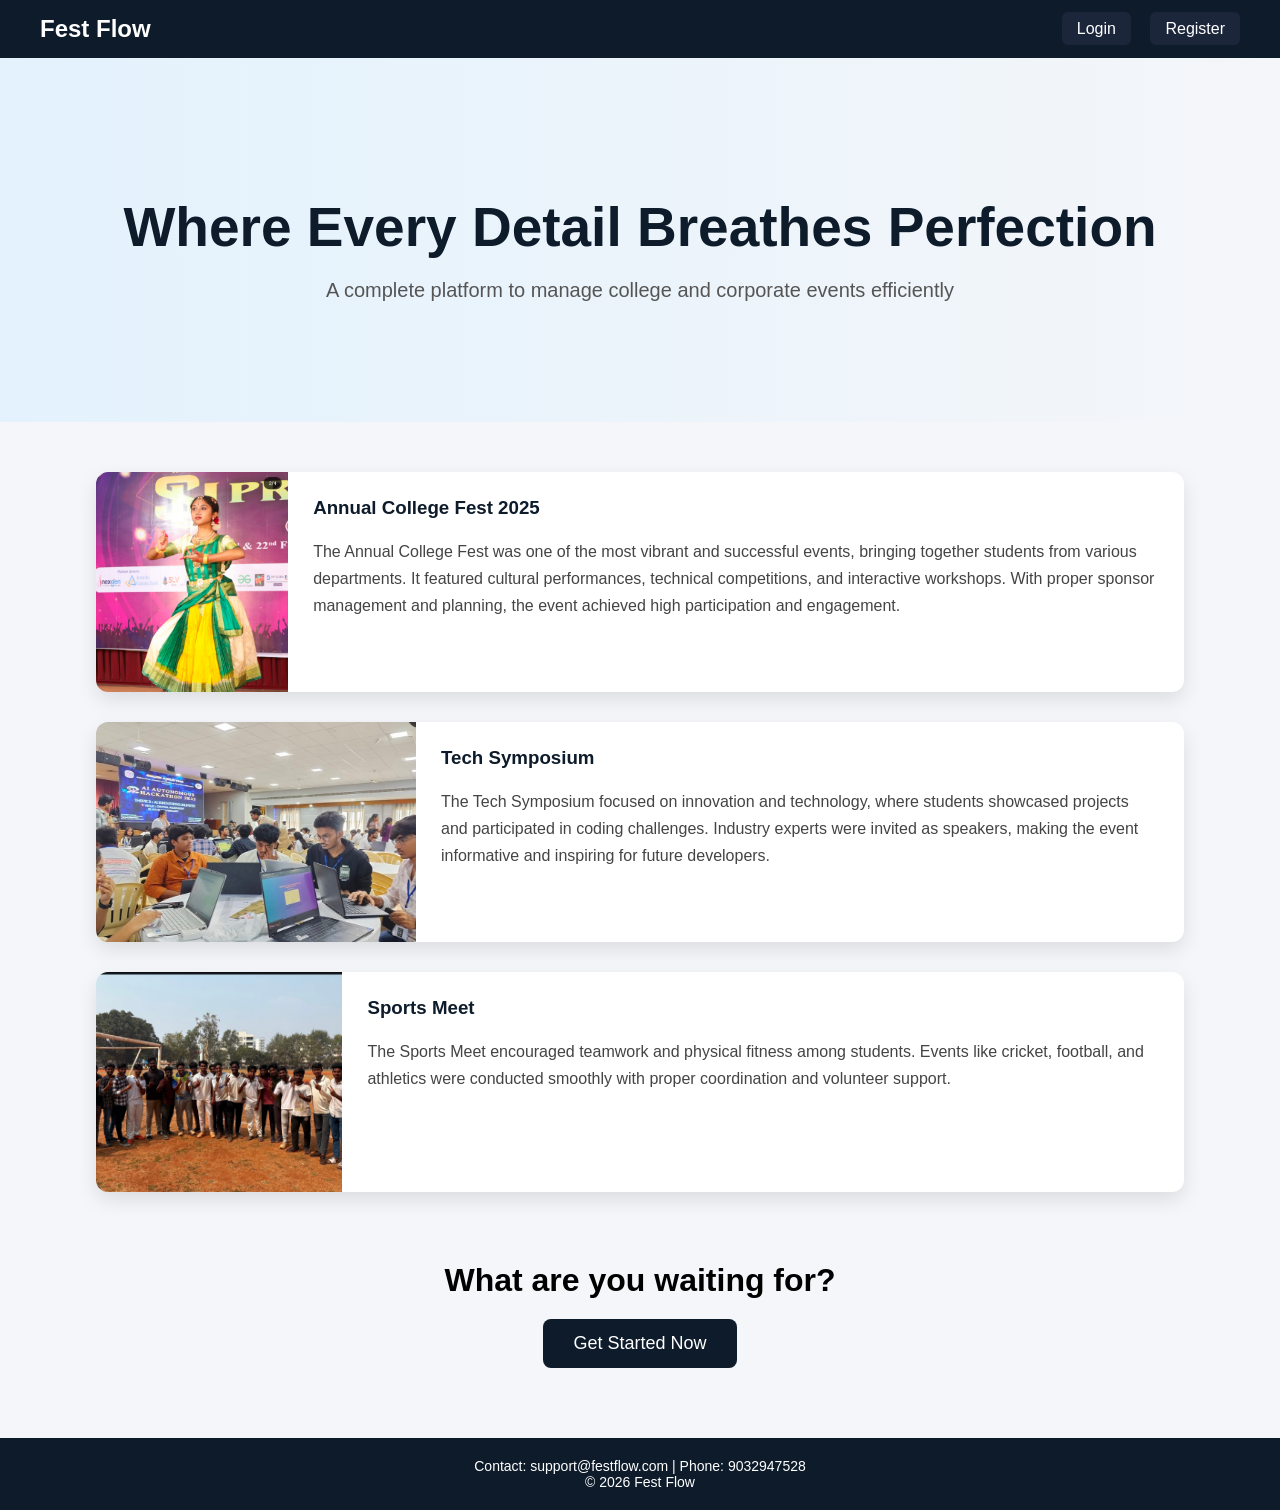
<file: index.html>
<!DOCTYPE html>
<html>
<head>
<title>Fest Flow</title>

<style>
body {
    margin: 0;
    font-family: 'Segoe UI', Arial;
    background: #f4f6f9;
}

/* NAVBAR */
.navbar {
    background: #0d1b2a;
    color: white;
    padding: 15px 40px;
    display: flex;
    justify-content: space-between;
    align-items: center;
}

.navbar h2 {
    margin: 0;
}

.navbar a {
    color: white;
    text-decoration: none;
    margin-left: 15px;
    padding: 8px 15px;
    background: #1b263b;
    border-radius: 6px;
    transition: 0.3s;
}

.navbar a:hover {
    background: #415a77;
}

/* HERO */
.hero {
    text-align: center;
    padding: 100px 20px;
    background: linear-gradient(to right, #e3f2fd, #f4f6f9);
}

.hero h1 {
    font-size: 55px;
    margin-bottom: 15px;
    color: #0d1b2a;
}

.hero p {
    font-size: 20px;
    color: #555;
}

/* SECTION */
.section {
    width: 85%;
    margin: 50px auto;
}

/* EVENT CARD */
.event-card {
    display: flex;
    background: white;
    margin-bottom: 30px;
    border-radius: 12px;
    overflow: hidden;
    box-shadow: 0 8px 20px rgba(0,0,0,0.1);
    transition: 0.3s;
}

.event-card:hover {
    transform: scale(1.02);
}

/* IMAGE */
.event-card img {
    width: 320px;
    height: 220px;
    object-fit: cover;
}

/* TEXT */
.event-text {
    padding: 25px;
}

.event-text h3 {
    margin-top: 0;
    color: #0d1b2a;
}

.event-text p {
    line-height: 1.7;
    color: #444;
}

/* CTA */
.cta {
    text-align: center;
    margin: 70px 0;
}

.cta h2 {
    font-size: 32px;
    margin-bottom: 20px;
}

.cta button {
    padding: 14px 30px;
    background: #0d1b2a;
    color: white;
    border: none;
    font-size: 18px;
    cursor: pointer;
    border-radius: 8px;
    transition: 0.3s;
}

.cta button:hover {
    background: #1b263b;
}

/* FOOTER */
.footer {
    background: #0d1b2a;
    color: white;
    text-align: center;
    padding: 20px;
    font-size: 14px;
}
</style>

</head>

<body>

<!-- NAVBAR -->
<div class="navbar">
    <h2>Fest Flow</h2>
    <div>
        <a href="login.html">Login</a>
        <a href="register.html">Register</a>
    </div>
</div>

<!-- HERO -->
<div class="hero">
    <h1>Where Every Detail Breathes Perfection</h1>
    <p>A complete platform to manage college and corporate events efficiently</p>
</div>

<!-- EVENTS SECTION -->
<div class="section">

    <!-- EVENT 1 -->
    <div class="event-card">
        <img src="pic2.jpeg">
        <div class="event-text">
            <h3>Annual College Fest 2025</h3>
            <p>
                The Annual College Fest was one of the most vibrant and successful events,
                bringing together students from various departments. It featured cultural
                performances, technical competitions, and interactive workshops. With proper
                sponsor management and planning, the event achieved high participation and
                engagement.
            </p>
        </div>
    </div>

    <!-- EVENT 2 -->
    <div class="event-card">
        <img src="pic1.jpeg">
        <div class="event-text">
            <h3>Tech Symposium</h3>
            <p>
                The Tech Symposium focused on innovation and technology, where students
                showcased projects and participated in coding challenges. Industry experts
                were invited as speakers, making the event informative and inspiring for
                future developers.
            </p>
        </div>
    </div>

    <!-- EVENT 3 -->
    <div class="event-card">
        <img src="pic3.jpeg">
        <div class="event-text">
            <h3>Sports Meet</h3>
            <p>
                The Sports Meet encouraged teamwork and physical fitness among students.
                Events like cricket, football, and athletics were conducted smoothly with
                proper coordination and volunteer support.
            </p>
        </div>
    </div>

</div>

<!-- CTA -->
<div class="cta">
    <h2>What are you waiting for?</h2>
    <button onclick="window.location.href='register.html'">Get Started Now</button>
</div>

<!-- FOOTER -->
<div class="footer">
    Contact: support@festflow.com | Phone: 9032947528 <br>
    &copy; 2026 Fest Flow
</div>

</body>
</html>
</file>
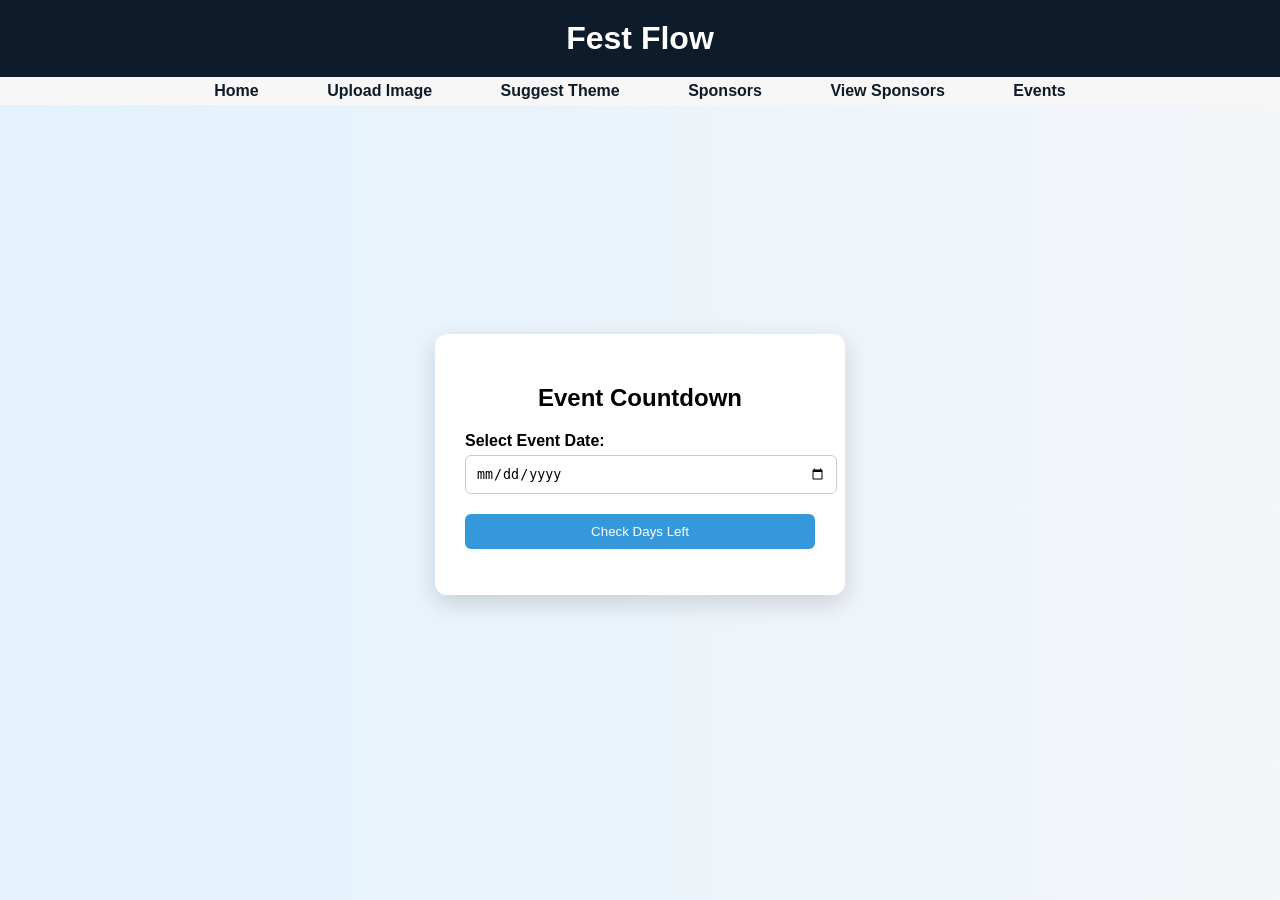
<file: countdown.html>
<!DOCTYPE html>
<html>
<head>
<title>Event Countdown</title>
<link rel = "stylesheet" type ="text/css" href= "css/style.css" />
<style>
body {
    margin: 0;
    font-family: Arial;
    background: linear-gradient(to right, #e3f2fd, #f4f6f9);
    justify-content: center;
    align-items: center;
    height: 100vh;
}

.main{
    display: flex;
    justify-content: center;
    align-items: center;
    height: 80vh;
}

.container {
    width: 350px;
    background: white;
    padding: 30px;
    border-radius: 12px;
    box-shadow: 0 8px 25px rgba(0,0,0,0.15);
}

h2 {
    text-align: center;
}

label {
    display: block;
    margin-top: 12px;
    font-weight: bold;
}

input {
    width: 100%;
    padding: 10px;
    margin-top: 5px;
    border-radius: 6px;
    border: 1px solid #ccc;
}

button {
    width: 100%;
    padding: 10px;
    margin-top: 20px;
    background: #3498db;
    color: white;
    border: none;
    border-radius: 6px;
    cursor: pointer;
}

button:hover {
    background: #2980b9;
}

#result {
    margin-top: 15px;
    text-align: center;
    font-weight: bold;
}
</style>

<script>
function calculate() {
    var date = document.getElementById("eventDate").value;

    if(date == "") {
        alert("Select a date");
        return;
    }

    var today = new Date();
    var event = new Date(date);

    var diff = event - today;
    var days = Math.ceil(diff / (1000 * 60 * 60 * 24));

    if(days >= 0)
        document.getElementById("result").innerHTML = "<br><h1 style='color:green'>" + days + " days left for event<h1>";
    else
        document.getElementById("result").innerHTML = "<br><h1 style='color:red'>Event already completed<h1>";
}
</script>

</head>

<body>
    <div class="heading">
        <h1 align = "center">Fest Flow</h1>
    </div>
	<div class="menu">
        <a href="dashboard.html">Home</a>
        <a href="themes.html">Upload Image</a>
        <a href="view_events.php">Suggest Theme</a>
        <a href="add_sponsors.php">Sponsors</a>
        <a href="view_sponsors.php">View Sponsors</a>
        <a href="event_order.html">Events</a>
    </div>
<div  class="main">
<div class="container">
    <h2>Event Countdown</h2>

    <label>Select Event Date:</label>
    <input type="date" id="eventDate">

    <button onclick="calculate()">Check Days Left</button>

    <p id="result"></p>
</div>
</div>

</body>
</html>
</file>
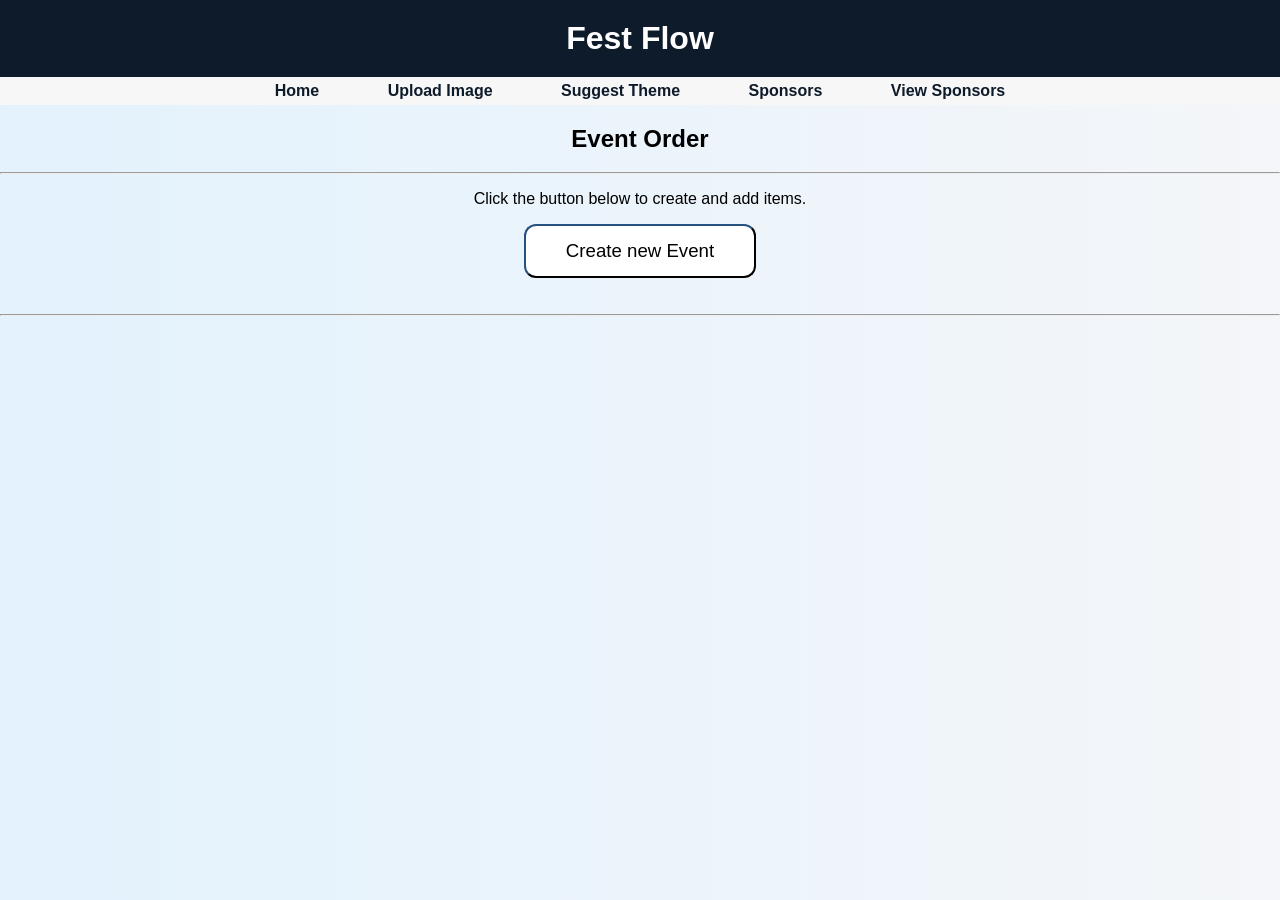
<file: event_order.html>
<!DOCTYPE html>
<html>
<head>
    <title>events</title>
        <link rel = "stylesheet" type ="text/css" href= "css/style.css" />
    <style>
        @media print {
            body { background-color: white; }

            h1 { color: #008844; }

            p {
                font-size: 14pt;
                color: #4488aa;
                font-family: "Times New Roman", Times, serif;
            }
        }

        table {
            border-collapse: collapse;
        }

        tr {
            border-bottom: 1px solid #ddd;
        }

        tr:hover {background-color: #D6EEEE;}
	
    th,td { font-size : 25px;
            color: #0d1b2a;
		    text-align: center;
	      }

	body  { 
            background: linear-gradient(to right, #e3f2fd, #f4f6f9);
		    font-family: Arial, Helvetica, sans-serif
	      }
    
    button {
            background-color: white;
            font-size: 14pt;
            border-radius: 12px;
            padding: 14px 40px;
            border-color:#0d1b2a;
            margin-bottom: 20px
    }

    button:hover{
            background-color: #D6EEEE;
    }

    </style>
  
    <script type="text/javascript">
        function newFest() {
            var eventName;
            var duration;
            var result = "<h3 align='center'>Events</h3>" + 
                "<table align='center' cellpadding='8' cellspacing='0' width = '50%'>" +
                "<tr><th>Event</th><th>Duration (in min)</th></tr>";

            var total = 0;

            while (true) {
                eventName = window.prompt("Enter name of the event (Enter -1 to Exit)");

                if (eventName === "-1" || eventName === null) break;

                duration = window.prompt("Enter duration");

                result += "<tr><td>" + eventName + "</td><td>" + duration + "</td></tr>";
                
                duration = parseInt(duration);
                total += duration;
            }

            result += "<tr><th>Total duration</th><th>" + total + "</th></tr>" +
                "</table>";

            document.getElementById("output").innerHTML = result;
        }
    </script>
</head>

<body>
    <div class="heading">
        <h1 align = "center">Fest Flow</h1>
    </div>
	<div class="menu">
        <a href="dashboard.html">Home</a>
        <a href="themes.html">Upload Image</a>
        <a href="view_events.php">Suggest Theme</a>
        <a href="add_sponsors.php">Sponsors</a>
        <a href="view_sponsors.php">View Sponsors</a>
    </div>
    <h2 align="center">Event Order</h2> 
    <hr> 
 
    <p align="center"> 
        Click the button below to create and add items. 
    </p> 
 
    <p align="center"> 
        <button onclick="newFest()">Create new Event</button>
    </p> 

    <hr>

    <div id="output"></div>

</body>
</html>
</file>
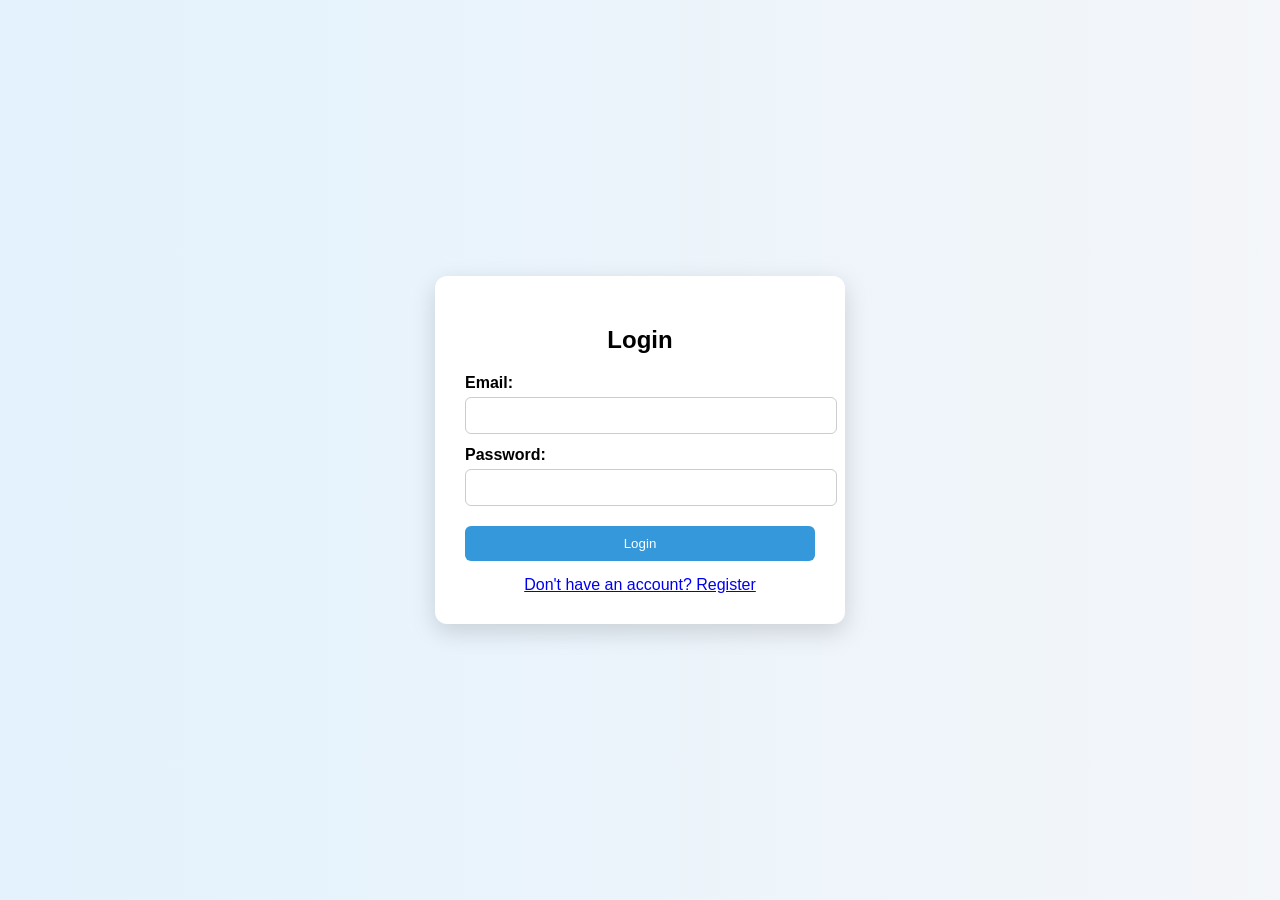
<file: login.html>
<!DOCTYPE html>
<html>
<head>
<title>Login</title>

<style>
body {
    margin: 0;
    font-family: Arial;
    background: linear-gradient(to right, #e3f2fd, #f4f6f9);
    display: flex;
    justify-content: center;
    align-items: center;
    height: 100vh;
}

.container {
    width: 350px;
    background: white;
    padding: 30px;
    border-radius: 12px;
    box-shadow: 0 8px 25px rgba(0,0,0,0.15);
}

h2 {
    text-align: center;
}

label {
    display: block;
    margin-top: 12px;
    font-weight: bold;
}

input {
    width: 100%;
    padding: 10px;
    margin-top: 5px;
    border-radius: 6px;
    border: 1px solid #ccc;
}

button {
    width: 100%;
    padding: 10px;
    margin-top: 20px;
    background: #3498db;
    color: white;
    border: none;
    border-radius: 6px;
    cursor: pointer;
}

button:hover {
    background: #2980b9;
}

.link {
    text-align: center;
    margin-top: 15px;
}
</style>

</head>

<body>

<div class="container">
    <h2>Login</h2>

    <!-- IMPORTANT FORM -->
    <form action="login.php" method="POST" onsubmit="return validateLogin()">

        <label>Email:</label>
        <input type="email" id="email" name="email" required>

        <label>Password:</label>
        <input type="password" id="password" name="password" required>

        <button type="submit">Login</button>

    </form>

    <div class="link">
        <a href="register.html">Don't have an account? Register</a>
    </div>
</div>

<script>
function validateLogin() {
    var email = document.getElementById("email").value;
    var password = document.getElementById("password").value;

    var emailPattern = /^[^ ]+@[^ ]+\.[a-z]{2,3}$/;

    if (!emailPattern.test(email)) {
        alert("Enter valid email");
        return false;
    }

    if (password.length < 6) {
        alert("Password must be at least 6 characters");
        return false;
    }

    return true;
}
</script>

</body>
</html>
</file>
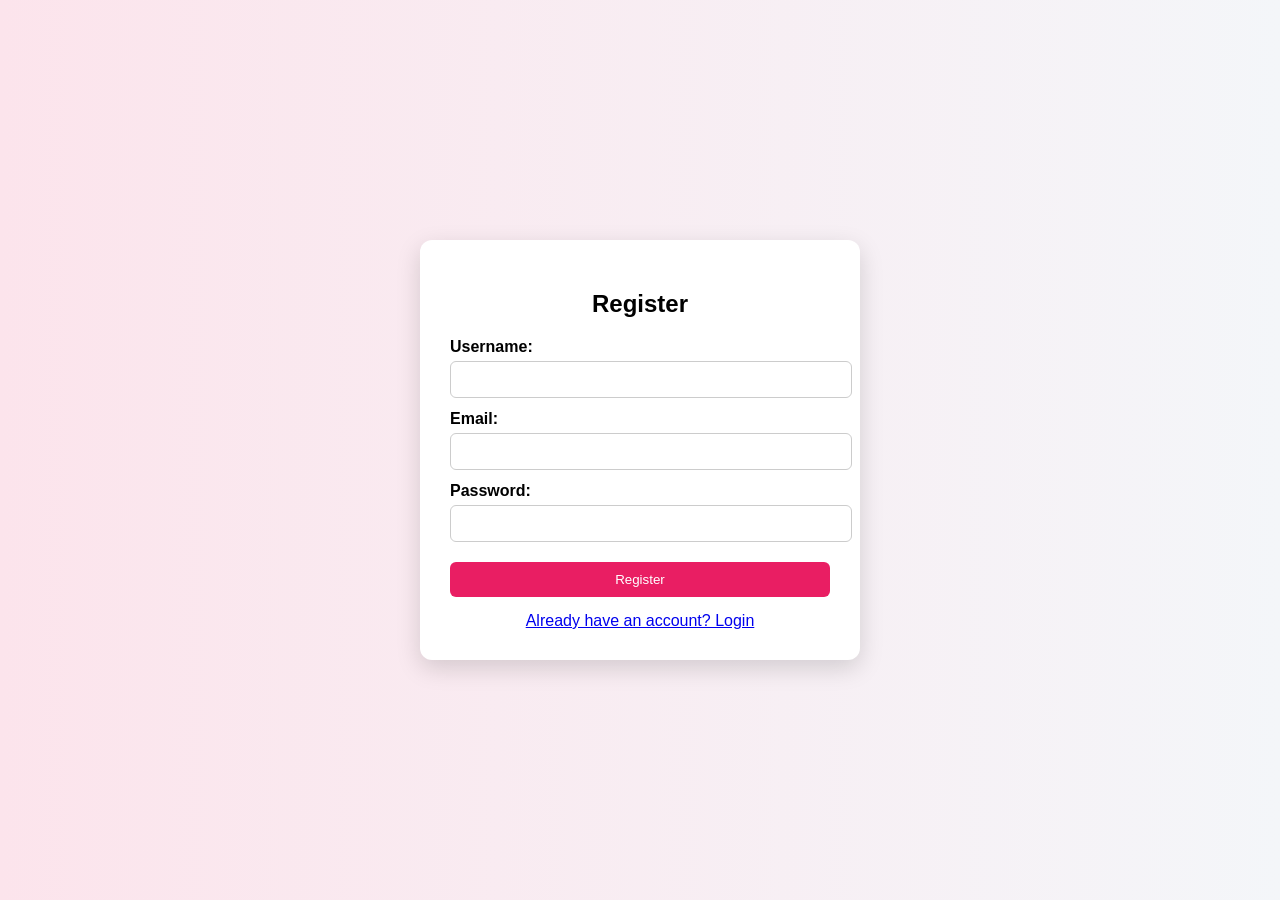
<file: register.html>
<!DOCTYPE html>
<html>
<head>
<title>Register</title>

<style>
body {
    margin: 0;
    font-family: Arial;
    background: linear-gradient(to right, #fce4ec, #f4f6f9);
    display: flex;
    justify-content: center;
    align-items: center;
    height: 100vh;
}

/* BOX */
.container {
    width: 380px;
    background: white;
    padding: 30px;
    border-radius: 12px;
    box-shadow: 0 8px 25px rgba(0,0,0,0.15);
}

/* TITLE */
h2 {
    text-align: center;
}

/* LABEL */
label {
    display: block;
    margin-top: 12px;
    font-weight: bold;
}

/* INPUT */
input {
    width: 100%;
    padding: 10px;
    margin-top: 5px;
    border-radius: 6px;
    border: 1px solid #ccc;
}

/* BUTTON */
button {
    width: 100%;
    padding: 10px;
    margin-top: 20px;
    background: #e91e63;
    color: white;
    border: none;
    border-radius: 6px;
    cursor: pointer;
}

button:hover {
    background: #c2185b;
}

/* LINK */
.link {
    text-align: center;
    margin-top: 15px;
}
</style>

</head>

<body>

<div class="container">
    <h2>Register</h2>

    <form action="register.php" method="POST">

<label>Username:</label>
<input type="text" name="name" required>

<label>Email:</label>
<input type="email" name="email" required>

<label>Password:</label>
<input type="password" name="password" required>

<button type="submit">Register</button>

</form>
    <div class="link">
        <a href="login.html">Already have an account? Login</a>
    </div>
</div>

<script>
function validateRegister() {

    var name = document.getElementById("name").value;
    var email = document.getElementById("email").value;
    var password = document.getElementById("password").value;
    var confirm = document.getElementById("confirm").value;

    var emailPattern = /^[^ ]+@[^ ]+\.[a-z]{2,3}$/;

    if (name == "") {
        alert("Enter username");
        return false;
    }

    if (!emailPattern.test(email)) {
        alert("Enter valid email");
        return false;
    }

    if (password.length < 6) {
        alert("Password must be at least 6 characters");
        return false;
    }

    if (password != confirm) {
        alert("Passwords do not match");
        return false;
    }

    alert("Registration successful");
    return true;
}
</script>

</body>
</html>
</file>
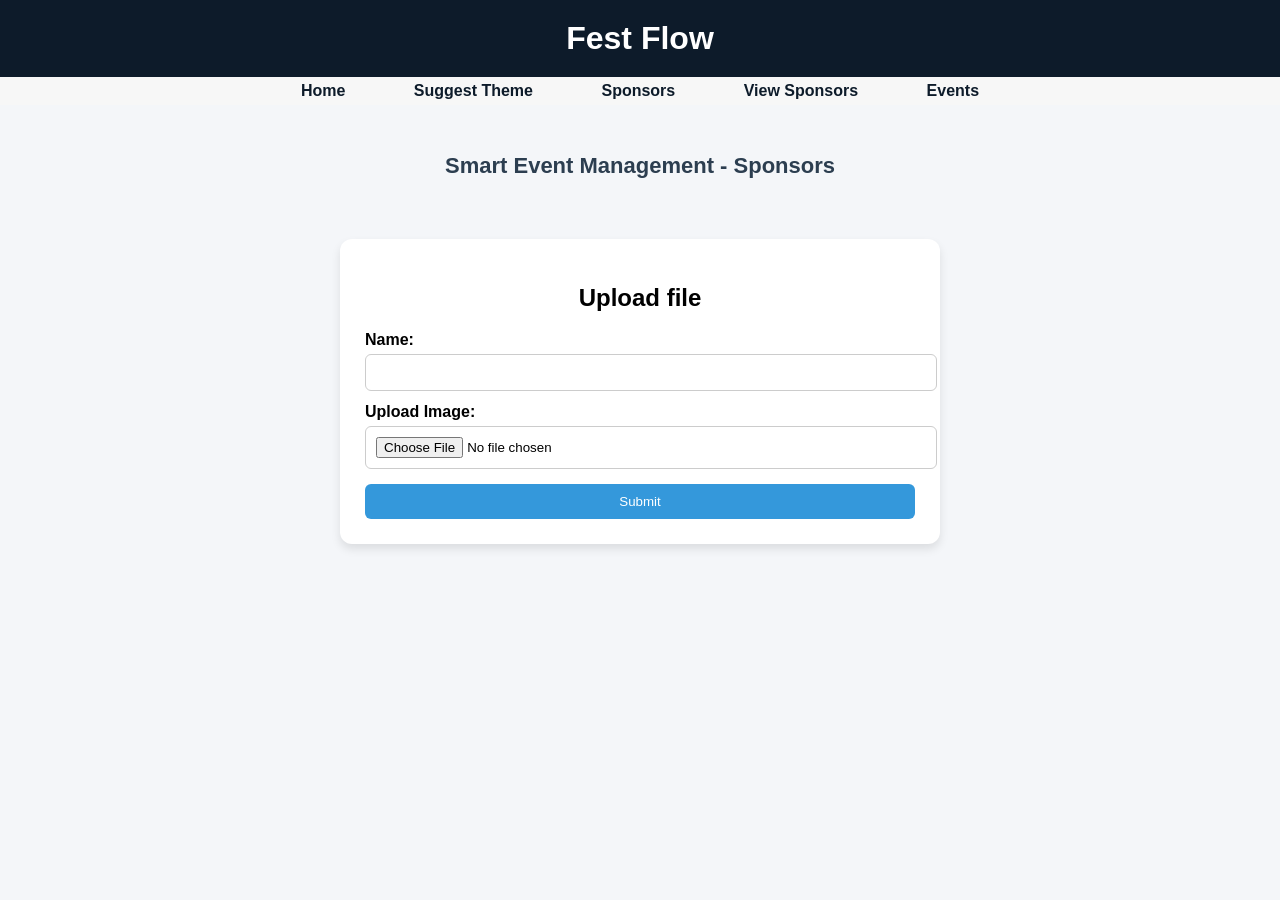
<file: themes.html>
<!DOCTYPE html>
<html>
<head>
<title>Themes</title>
<link rel="stylesheet" type="text/css" href="css/style.css" />
<style>
body {
    font-family: Arial;
    margin: 0;
    background: #f4f6f9;
}

/* HEADER */
.header {
    color: #2c3e50;
    padding: 30px;
    text-align: center;
    font-size: 22px;
    font-weight:bold
}

/* MAIN CENTER */
.main {
    width: 600px;
    margin: 30px auto;
}

/* FORM */
.form-section {
    background: white;
    padding: 25px;
    border-radius: 12px;
    box-shadow: 0 5px 10px rgba(0,0,0,0.1);
}

.form-section h2 {
    text-align: center;
}

/* LABELS */
label {
    display: block;
    margin-top: 12px;
    font-weight: bold;
}

/* INPUTS */
input, select {
    width: 100%;
    padding: 10px;
    margin-top: 5px;
    border-radius: 6px;
    border: 1px solid #ccc;
}

/* BUTTON */
button {
    width: 100%;
    padding: 10px;
    margin-top: 15px;
    background: #3498db;
    color: white;
    border: none;
    border-radius: 6px;
    cursor: pointer;
}

/* SEARCH */
.search-box {
    width: 100%;
    padding: 10px;
    margin-top: 20px;
    border-radius: 6px;
    border: 1px solid #ccc;
}

/* SUMMARY */
.summary {
    margin-top: 10px;
    background: white;
    padding: 10px;
    border-radius: 8px;
    text-align: center;
    font-weight: bold;
}

/* CARDS */
.card-container {
    margin-top: 15px;
}

.card {
    background: white;
    padding: 15px;
    border-radius: 10px;
    border-left: 5px solid #3498db;
    margin-bottom: 15px;
    box-shadow: 0 3px 8px rgba(0,0,0,0.1);
    position: relative;
}

/* TYPE COLORS */
.gold { border-left-color: gold; }
.silver { border-left-color: silver; }
.bronze { border-left-color: #cd7f32; }

/* IMAGE */
.card img {
    width: 50px;
    height: 50px;
    border-radius: 50%;
}

/* DELETE */
.delete-btn {
    position: absolute;
    top: 10px;
    right: 10px;
    background: red;
    color: white;
    border: none;
    padding: 5px;
    cursor: pointer;
}
</style>

</head>

<body>
    <!-- Heading -->
    <div class="heading">
        <h1 align = "center">Fest Flow</h1>
    </div>
	<div class="menu">
        <a href="dashboard.html">Home</a>
        <a href="view_events.php">Suggest Theme</a>
        <a href="add_sponsors.php">Sponsors</a>
        <a href="view_sponsors.php">View Sponsors</a>
        <a href="event_order.html">Events</a>
    </div>

    <!-- Dashboard -->
    <br>
<div class="header">
Smart Event Management - Sponsors
</div>

<div class="main">
    <!-- FORM -->
    <div class="form-section">
        <h2>Upload file</h2>

        <form action="upload.php" method="POST" enctype="multipart/form-data">

            <label>Name:</label>
            <input type="text" name="name" required>

            <label>Upload Image:</label>
            <input type="file" name="image" required>

            <button type="submit" name="submit">Submit</button>

        </form>
    </div>

    <!-- CARDS -->
    <div class="card-container" id="cards"></div>
</div>

</body>
</html>
</file>
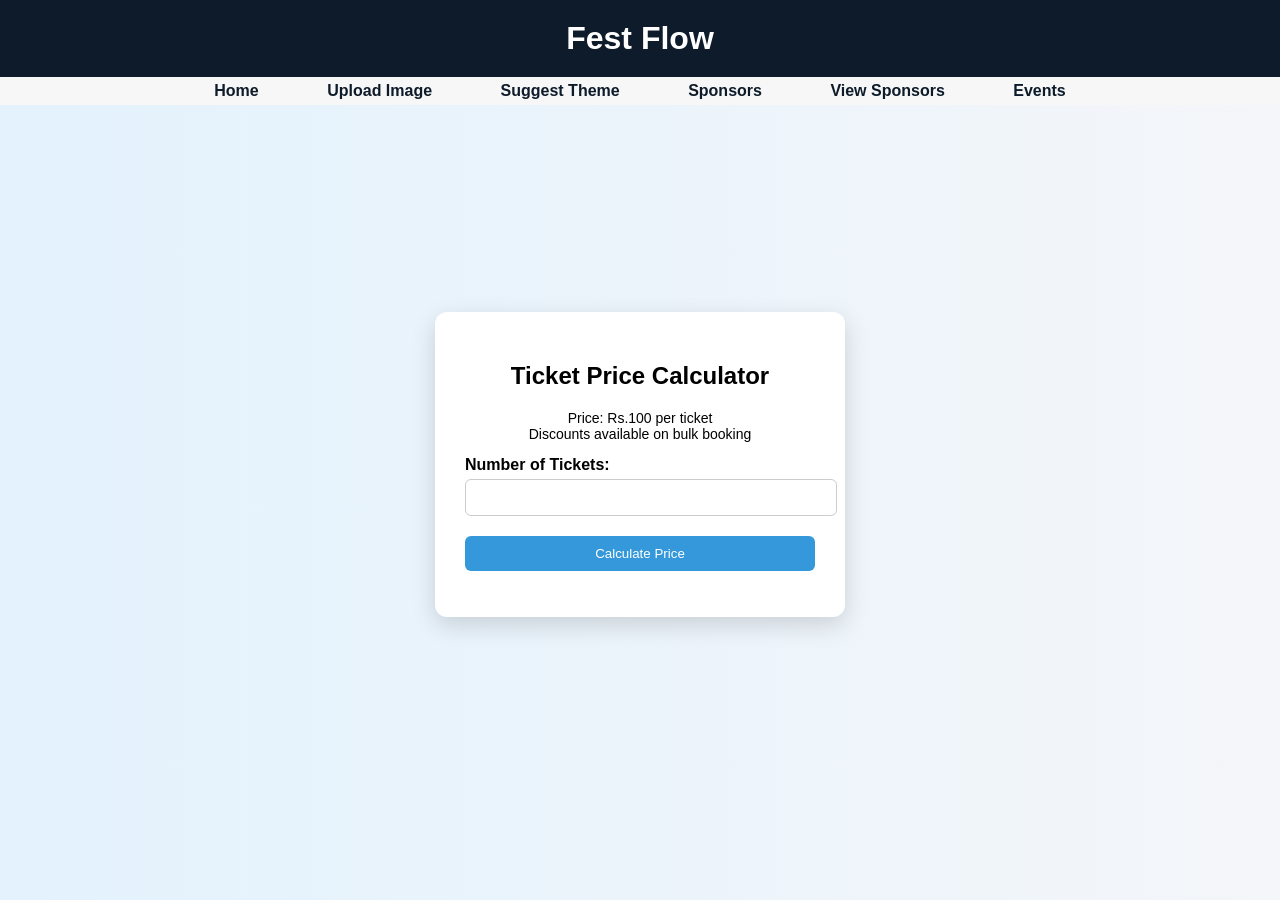
<file: ticket.html>
<!DOCTYPE html>
<html>
<head>
<title>Ticket Calculator</title>
<link rel="stylesheet" type="text/css" href="css/style.css" />
<style>
body {
    margin: 0;
    font-family: Arial;
    background: linear-gradient(to right, #e3f2fd, #f4f6f9);
    justify-content: center;
    align-items: center;
    height: 100vh;
}

.main{
    display: flex;
    justify-content: center;
    align-items: center;
    height: 80vh;
}

.container {
    width: 350px;
    background: white;
    padding: 30px;
    border-radius: 12px;
    box-shadow: 0 8px 25px rgba(0,0,0,0.15);
}

h2 {
    text-align: center;
}

label {
    display: block;
    margin-top: 12px;
    font-weight: bold;
}

input {
    width: 100%;
    padding: 10px;
    margin-top: 5px;
    border-radius: 6px;
    border: 1px solid #ccc;
}

button {
    width: 100%;
    padding: 10px;
    margin-top: 20px;
    background: #3498db;
    color: white;
    border: none;
    border-radius: 6px;
    cursor: pointer;
}

button:hover {
    background: #2980b9;
}

#output {
    margin-top: 15px;
    text-align: center;
}
</style>

<script>
function calculate() {

    alert(
        "Ticket Price: Rs.100 per ticket\n\n" +
        "Discount Policy:\n" +
        "5 or more tickets at 10% discount\n" +
        "10 or more tickets at 20% discount"
    );

    var tickets = document.getElementById("tickets").value;

    if(tickets == "" || tickets <= 0) {
        alert("Enter valid number");
        return;
    }

    var price = 100;
    var total = tickets * price;
    var discount = 0;

    if(tickets >= 10) {
        discount = total * 0.20;
    }
    else if(tickets >= 5) {
        discount = total * 0.10;
    }

    var final = total - discount;

    document.getElementById("output").innerHTML =
        "Total: Rs." + total + "<br>" +
        "Discount: Rs." + discount + "<br>" +
        "<b>Final Price: Rs." + final + "</b>";
}
</script>

</head>

<body>
    <div class="heading">
        <h1 align = "center">Fest Flow</h1>
    </div>
	<div class="menu">
        <a href="dashboard.html">Home</a>
        <a href="themes.html">Upload Image</a>
        <a href="view_events.php">Suggest Theme</a>
        <a href="add_sponsors.php">Sponsors</a>
        <a href="view_sponsors.php">View Sponsors</a>
        <a href="event_order.html">Events</a>
    </div>

<div class="main">
<div class="container">
    <h2>Ticket Price Calculator</h2>

    <p style="text-align:center; font-size:14px;">
        Price: Rs.100 per ticket <br>
        Discounts available on bulk booking
    </p>

    <label>Number of Tickets:</label>
    <input type="number" id="tickets">

    <button onclick="calculate()">Calculate Price</button>

    <p id="output"></p>
</div>
</div>

</body>
</html>
</file>
<file: css/style.css>
body {
  margin: 0;
}

div.menu { 	font-weight: bold;
			color: #0d1b2a;
		 	text-align: center;
		  	padding: .3em;
			margin: 0;
            background-color: #F7F7F7 }

div.menu a 	{ font-weight: bold;
		  color: #0d1b2a;
		  font-family: arial;
		  padding: 2em;
		  text-decoration: none }

.heading	{ font-weight: bold;
		  padding: 20px;
		  background-color: #0d1b2a; 
		  font-family: arial }

.heading h1  	{
		color: white;
		margin: 0;
		}
</file>
